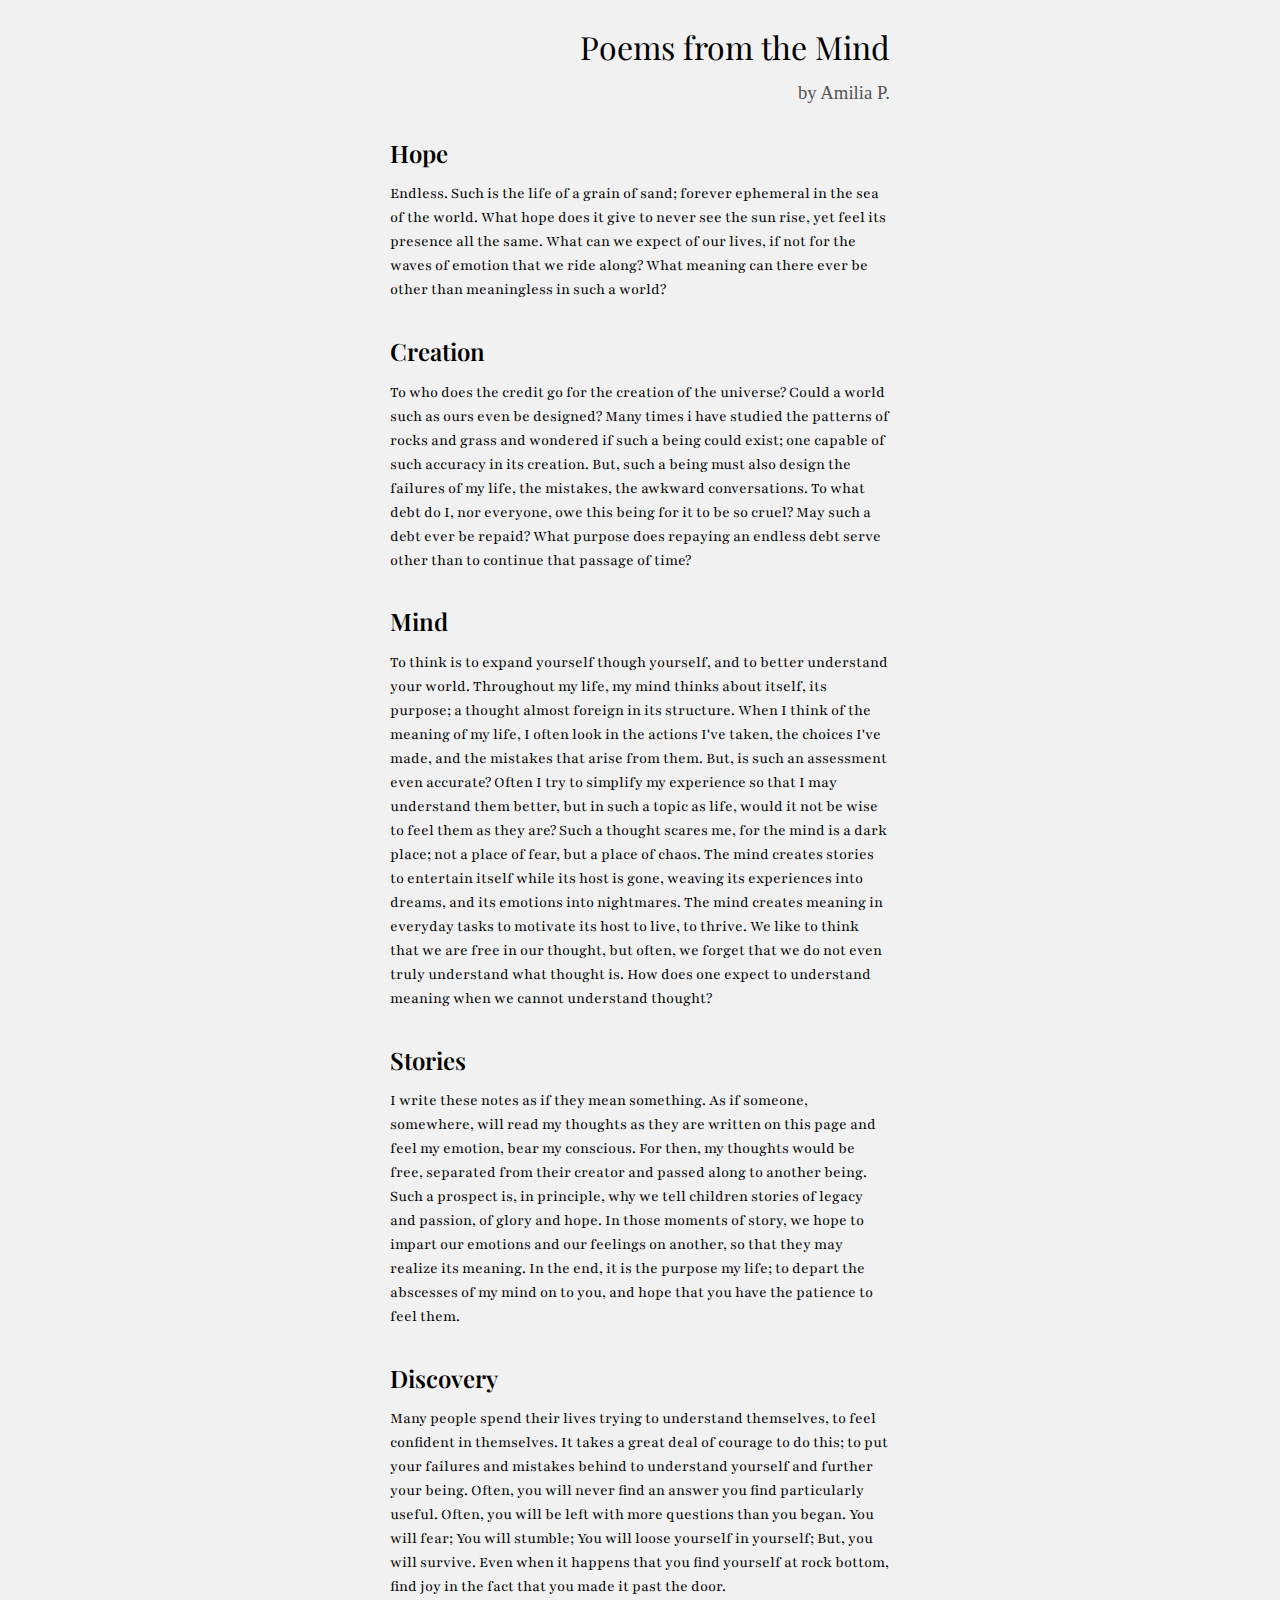
<file: notes.html>
<!DOCTYPE html>
<html lang="en">
	<head>
		<meta charset="UTF-8" />
		<meta name="viewport" content="width=device-width, initial-scale=1.0" />
		<title>Poems from the Mind</title>

		<link rel="preconnect" href="https://fonts.googleapis.com" />
		<link rel="preconnect" href="https://fonts.gstatic.com" crossorigin />
		<link href="https://fonts.googleapis.com/css2?family=Playfair+Display:ital,wght@0,400..900;1,400..900&family=Playfair:ital,opsz,wght@0,5..1200,300..900;1,5..1200,300..900&display=swap" rel="stylesheet" />

		<link rel="stylesheet" href="css/notes-reset.css" />
		<link rel="stylesheet" href="css/notes-style.css" />
	</head>
	<body>
		<main>
			<div class="title">
				<h1 class="playfair-display-thin">Poems from the Mind</h1>
				<h3>by Amilia P.</h3>
			</div>
			<div class="entry">
				<h2 class="playfair-display-regular">Hope</h2>
				<p class="playfair-regular">Endless. Such is the life of a grain of sand; forever ephemeral in the sea of the world. What hope does it give to never see the sun rise, yet feel its presence all the same. What can we expect of our lives, if not for the waves of emotion that we ride along? What meaning can there ever be other than meaningless in such a world?</p>
			</div>

			<div class="entry">
				<h2 class="playfair-display-regular">Creation</h2>
				<p class="playfair-regular">To who does the credit go for the creation of the universe? Could a world such as ours even be designed? Many times i have studied the patterns of rocks and grass and wondered if such a being could exist; one capable of such accuracy in its creation. But, such a being must also design the failures of my life, the mistakes, the awkward conversations. To what debt do I, nor everyone, owe this being for it to be so cruel? May such a debt ever be repaid? What purpose does repaying an endless debt serve other than to continue that passage of time?</p>
			</div>

			<div class="entry">
				<h2 class="playfair-display-regular">Mind</h2>
				<p class="playfair-regular">To think is to expand yourself though yourself, and to better understand your world. Throughout my life, my mind thinks about itself, its purpose; a thought almost foreign in its structure. When I think of the meaning of my life, I often look in the actions I've taken, the choices I've made, and the mistakes that arise from them. But, is such an assessment even accurate? Often I try to simplify my experience so that I may understand them better, but in such a topic as life, would it not be wise to feel them as they are? Such a thought scares me, for the mind is a dark place; not a place of fear, but a place of chaos. The mind creates stories to entertain itself while its host is gone, weaving its experiences into dreams, and its emotions into nightmares. The mind creates meaning in everyday tasks to motivate its host to live, to thrive. We like to think that we are free in our thought, but often, we forget that we do not even truly understand what thought is. How does one expect to understand meaning when we cannot understand thought?
				</p>
			</div>

			<div class="entry">
				<h2 class="playfair-display-regular">Stories</h2>
				<p class="playfair-regular">I write these notes as if they mean something. As if someone, somewhere, will read my thoughts as they are written on this page and feel my emotion, bear my conscious. For then, my thoughts would be free, separated from their creator and passed along to another being. Such a prospect is, in principle, why we tell children stories of legacy and passion, of glory and hope. In those moments of story, we hope to impart our emotions and our feelings on another, so that they may realize its meaning. In the end, it is the purpose my life; to depart the abscesses of my mind on to you, and hope that you have the patience to feel them.</p>
			</div>

			<div class="entry">
				<h2 class="playfair-display-regular">Discovery</h2>
				<p class="playfair-regular">Many people spend their lives trying to understand themselves, to feel confident in themselves. It takes a great deal of courage to do this; to put your failures and mistakes behind to understand yourself and further your being. Often, you will never find an answer you find particularly useful. Often, you will be left with more questions than you began. You will fear; You will stumble; You will loose yourself in yourself; But, you will survive. Even when it happens that you find yourself at rock bottom, find joy in the fact that you made it past the door.</p>
			</div>

			<div class="entry">
				<h2 class="playfair-display-regular"></h2>
				<p class="playfair-regular"></p>
			</div>
		</main>
	</body>
</html>
</file>
<file: css/notes-style.css>
html {
  background: #f1f1f1;
}

body {
    display: flex;
    flex-direction: column;
    align-items: center;
}

.playfair-regular {
  font-family: "Playfair", serif;
  font-optical-sizing: auto;
  font-weight: 400;
  font-style: normal;
  font-variation-settings:
    "wdth" 100;
}

.playfair-display-regular {
  font-family: "Playfair Display", serif;
  font-optical-sizing: auto;
  font-weight: 600;
  font-style: normal;
}

.playfair-display-thin {
    font-family: "Playfair Display", serif;
    font-optical-sizing: auto;
    font-weight: 400;
    font-style: normal;
  }

main {
    display: flex;
    flex-direction: column;
    gap: 1em;
    max-width: 500px;
}

.title {
    display: flex;
    flex-direction: column;
    text-align: right;
}

.title h3 {
    color: #555555;
    font-weight: 100;
}

.entry {
    display: flex;
    flex-direction: column;
}
</file>
